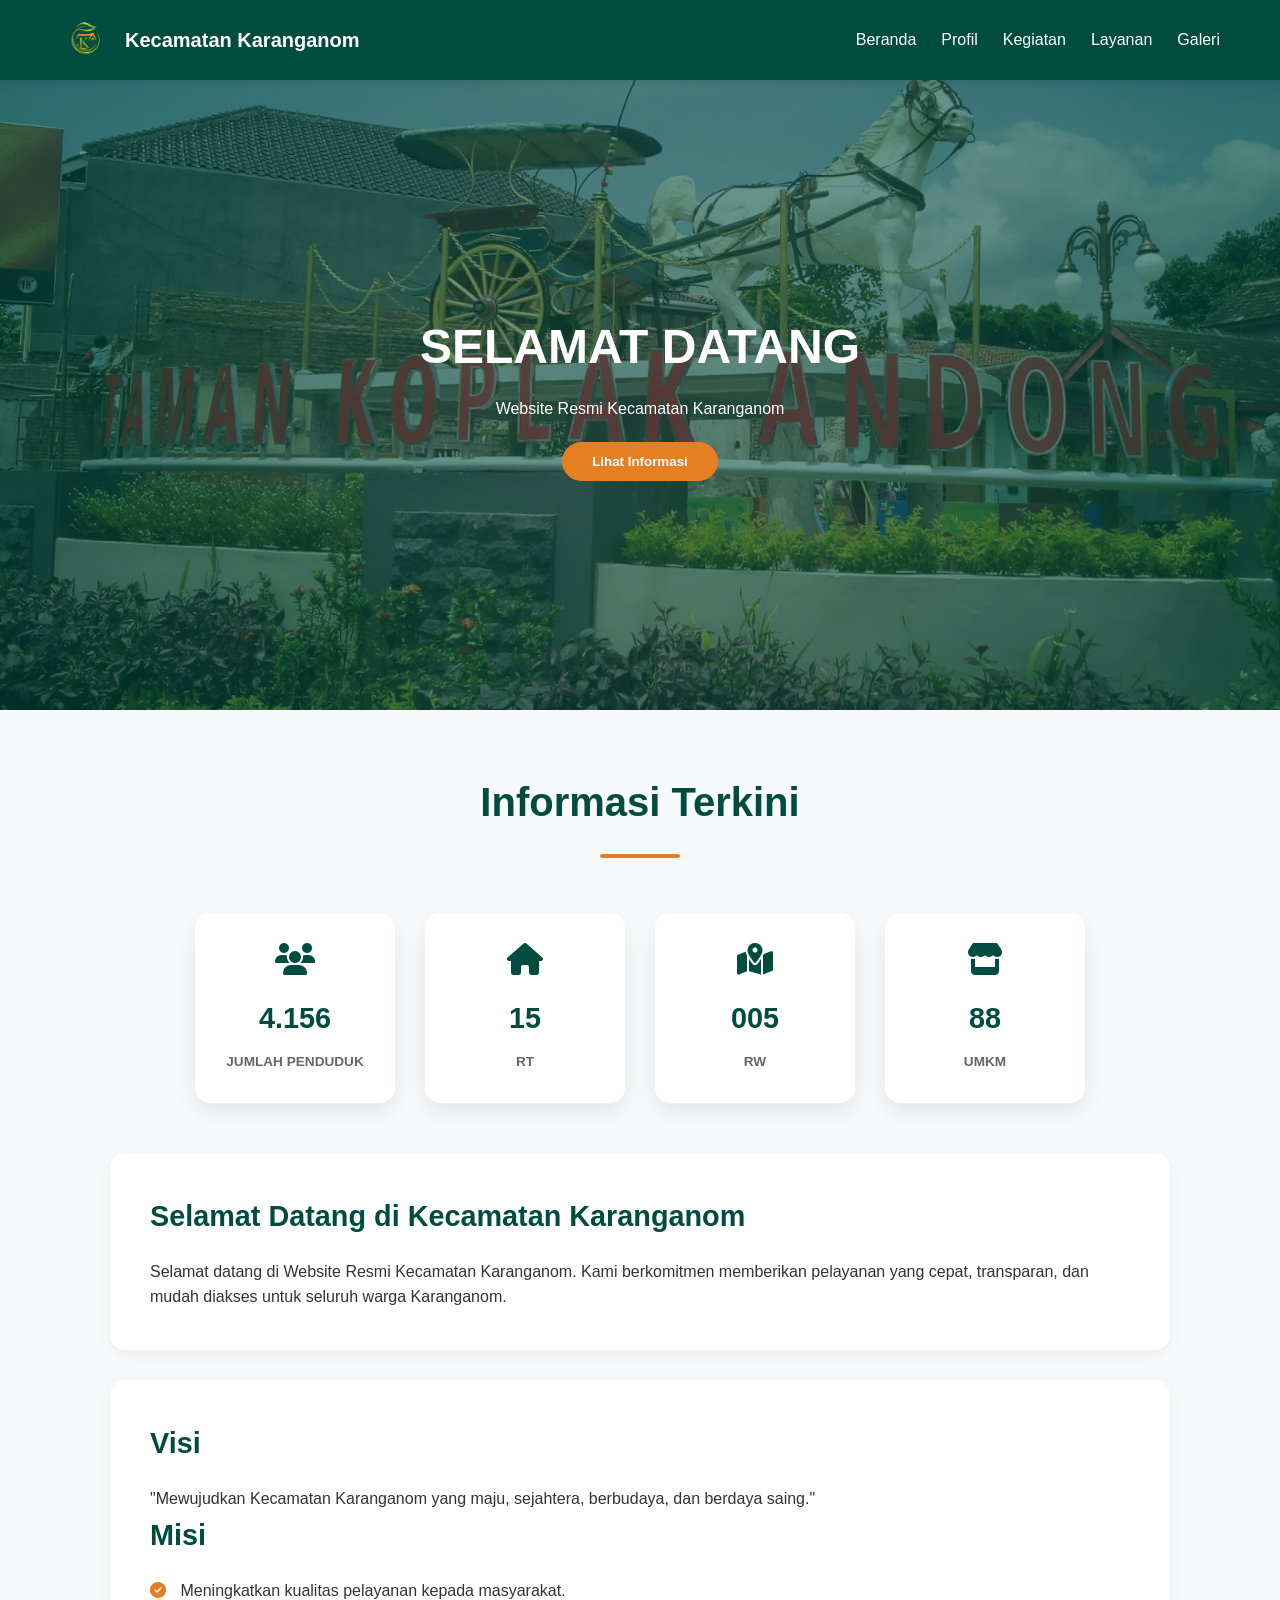
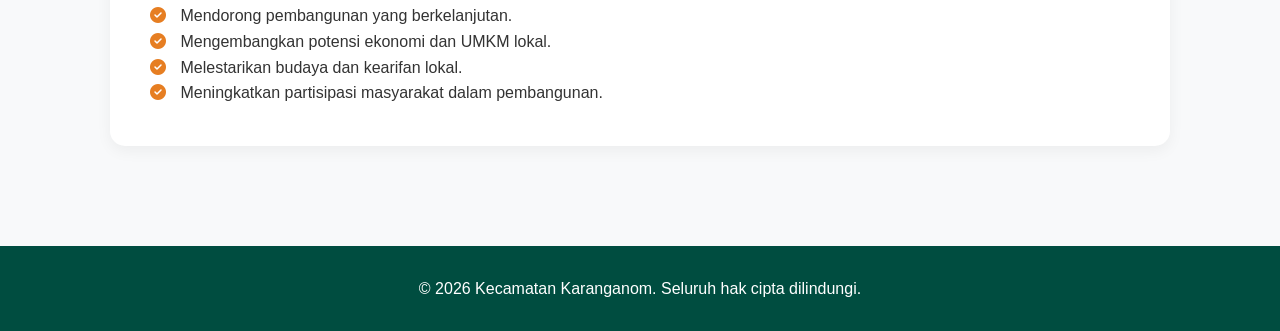
<file: index.html>
<!DOCTYPE html>
<html lang="id">

<head>
    <meta charset="UTF-8">
    <meta name="viewport" content="width=device-width, initial-scale=1.0">
    <title>Kecamatan Karanganom</title>
    <link rel="icon" href="assets/logo.png" type="image/png">
    <link rel="stylesheet" href="style.css">
    <link rel="stylesheet" href="https://cdnjs.cloudflare.com/ajax/libs/font-awesome/6.4.0/css/all.min.css">

    <style>
        /* CSS RESPONSIF UNTUK HP - DITAMBAHKAN DI SINI */
        @media screen and (max-width: 768px) {
            .container {
                width: 95% !important;
                padding: 0 10px !important;
            }

            .navbar {
                flex-direction: column !important;
                text-align: center !important;
                gap: 15px !important;
            }

            .navbar nav {
                display: flex !important;
                flex-wrap: wrap !important;
                justify-content: center !important;
                gap: 10px !important;
            }

            .stats-container {
                display: grid !important;
                grid-template-columns: repeat(2, 1fr) !important;
                gap: 10px !important;
                margin-top: -20px !important;
            }

            .card-stat {
                width: 100% !important;
                padding: 15px 5px !important;
            }

            h1 {
                font-size: 1.6rem !important;
            }

            h2 {
                font-size: 1.4rem !important;
                text-align: center;
            }

            .hero-text {
                padding: 10px !important;
            }
        }
    </style>
</head>

<body>
    <header>
        <div class="container navbar">
            <div class="logo">
                <img src="assets/logo.png" alt="Logo Kelurahan">
                <h2>Kecamatan Karanganom</h2>
            </div>
            <nav>
                <a href="index.html">Beranda</a>
                <a href="profil.html">Profil</a>
                <a href="kegiatan.html">Kegiatan</a>
                <a href="download.html">Layanan</a>
                <a href="galeri.html">Galeri</a>
            </nav>
        </div>
    </header>

    <section class="hero">
        <img src="image/koplak andong.jpg" alt="Banner Kelurahan">
        <div class="hero-overlay"></div>
        <div class="hero-text">
            <h1>Selamat Datang</h1>
            <p>Website Resmi Kecamatan Karanganom</p>
            <button onclick="salam()">Lihat Informasi</button>
        </div>
    </section>

    <main class="container">
        <section class="welcome-banner" style="text-align: center; padding: 40px 0;">
            <h2 style="font-size: 2.5rem; color: #004d40;">Informasi Terkini</h2>
            <div style="width: 80px; height: 4px; background: #e67e22; margin: 15px auto; border-radius: 2px;"></div>
        </section>

        <section class="stats-container">
            <div class="card-stat">
                <i class="fas fa-users" style="font-size: 2rem; color: #004d40; margin-bottom: 10px;"></i>
                <h3>4.156</h3>
                <p>Jumlah Penduduk</p>
            </div>
            <div class="card-stat">
                <i class="fas fa-home" style="font-size: 2rem; color: #004d40; margin-bottom: 10px;"></i>
                <h3>15</h3>
                <p>RT</p>
            </div>
            <div class="card-stat">
                <i class="fas fa-map-marked-alt" style="font-size: 2rem; color: #004d40; margin-bottom: 10px;"></i>
                <h3>005</h3>
                <p>RW</p>
            </div>
            <div class="card-stat">
                <i class="fas fa-store" style="font-size: 2rem; color: #004d40; margin-bottom: 10px;"></i>
                <h3>88</h3>
                <p>UMKM</p>
            </div>
        </section>

        <section class="card-large">
            <h2>Selamat Datang di Kecamatan Karanganom</h2>
            <p>Selamat datang di Website Resmi Kecamatan Karanganom. Kami berkomitmen memberikan pelayanan yang cepat,
                transparan, dan mudah diakses untuk seluruh warga Karanganom.</p>
        </section>

        <section class="card-large visi-misi-section">
            <div class="center-content">
                <h2>Visi</h2>
                <p class="visi-text">"Mewujudkan Kecamatan Karanganom yang maju, sejahtera, berbudaya, dan berdaya
                    saing."</p>

                <h2>Misi</h2>
                <ul class="misi-list" style="list-style: none; padding: 0;">
                    <li><i class="fas fa-check-circle" style="color: #e67e22; margin-right: 10px;"></i> Meningkatkan
                        kualitas pelayanan kepada masyarakat.</li>
                    <li><i class="fas fa-check-circle" style="color: #e67e22; margin-right: 10px;"></i> Mendorong
                        pembangunan yang berkelanjutan.</li>
                    <li><i class="fas fa-check-circle" style="color: #e67e22; margin-right: 10px;"></i> Mengembangkan
                        potensi ekonomi dan UMKM lokal.</li>
                    <li><i class="fas fa-check-circle" style="color: #e67e22; margin-right: 10px;"></i> Melestarikan
                        budaya dan kearifan lokal.</li>
                    <li><i class="fas fa-check-circle" style="color: #e67e22; margin-right: 10px;"></i> Meningkatkan
                        partisipasi masyarakat dalam pembangunan.</li>
                </ul>
            </div>
        </section>
    </main>

    <footer>
        <div class="container">
            <p>&copy; 2026 Kecamatan Karanganom. Seluruh hak cipta dilindungi.</p>
        </div>
    </footer>

    <script src="script.js"></script>
</body>

</html>
</file>
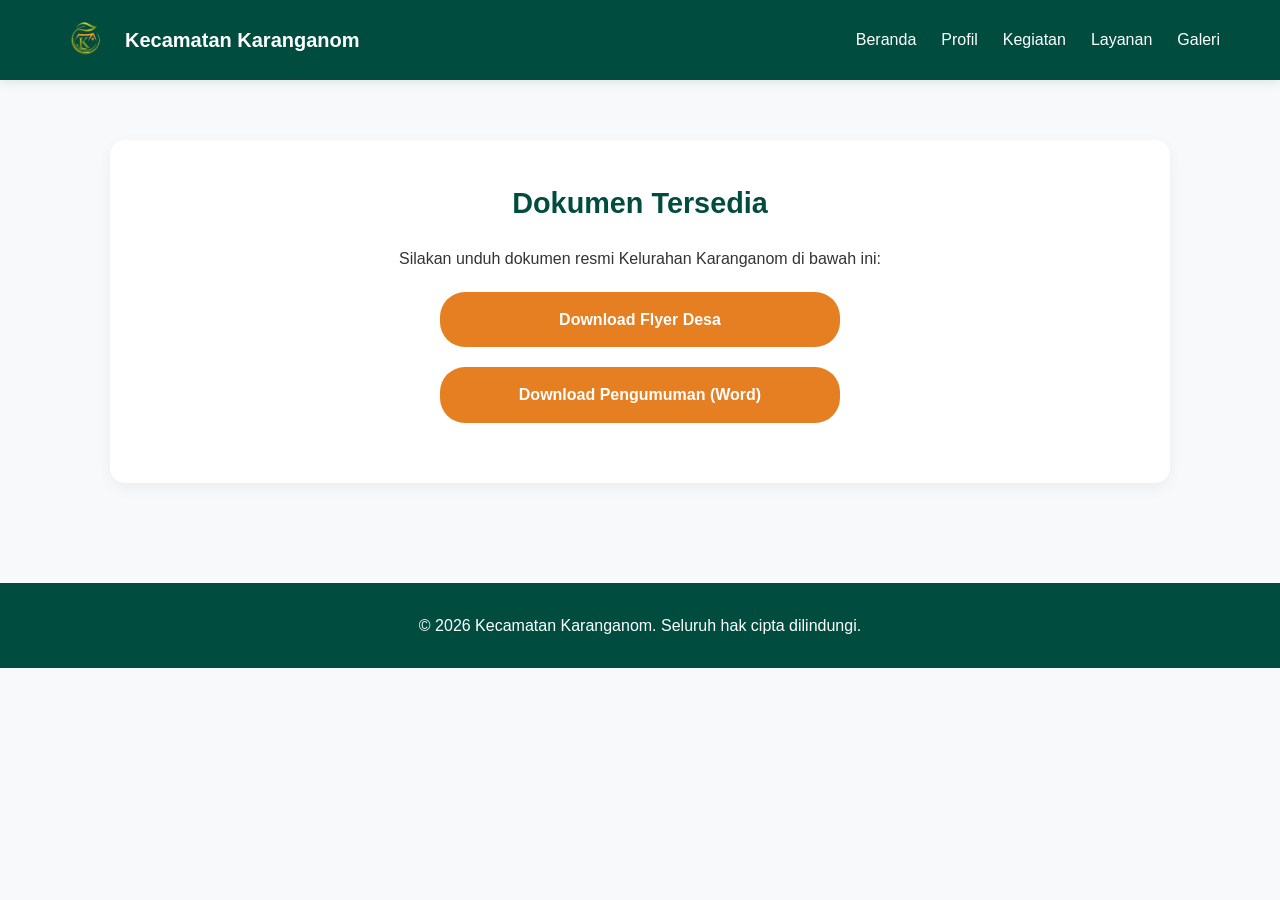
<file: download.html>
<!DOCTYPE html>
<html lang="id">

<head>
    <meta charset="UTF-8">
    <meta name="viewport" content="width=device-width, initial-scale=1.0">
    <title>Pusat Unduhan - Kecamatan Karanganom</title>
    <link rel="icon" href="assets/logo.png" type="image/png">
    <link rel="stylesheet" href="style.css">

    <style>
        @media (max-width: 600px) {
            .navbar {
                flex-direction: column !important;
                text-align: center;
            }

            .navbar .logo {
                margin-bottom: 10px;
            }

            .navbar nav {
                display: flex;
                flex-wrap: wrap;
                justify-content: center;
                gap: 10px;
            }

            .navbar nav a {
                margin-left: 0 !important;
            }
        }
    </style>
</head>

<body>

    <header>
        <div class="container navbar">
            <div class="logo">
                <img src="assets/logo.png" alt="Logo Kelurahan">
                <h2>Kecamatan Karanganom</h2>
            </div>
            <nav>
                <a href="index.html">Beranda</a>
                <a href="profil.html">Profil</a>
                <a href="kegiatan.html">Kegiatan</a>
                <a href="download.html">Layanan</a>
                <a href="galeri.html">Galeri</a>
            </nav>
        </div>
    </header>

    <main class="container">
        <section class="card-large" style="text-align: center; margin-top: 40px;">
            <h2>Dokumen Tersedia</h2>
            <p>Silakan unduh dokumen resmi Kelurahan Karanganom di bawah ini:</p>

            <a href="assets/flayer.pdf" download="Flyer_Desa_Karanganom.pdf" class="btn-download"
                style="display: block; background-color: #e67e22; color: white; padding: 15px; margin: 20px auto; border-radius: 25px; text-decoration: none; font-weight: bold; max-width: 400px; transition: 0.3s;">
                Download Flyer Desa
            </a>

            <a href="assets/PEMERINTAH KABUPATEN KLATEN22.pdf" download="Pengumuman_Kelurahan_Karanganom.pdf"
                class="btn-download"
                style="display: block; background-color: #e67e22; color: white; padding: 15px; margin: 20px auto; border-radius: 25px; text-decoration: none; font-weight: bold; max-width: 400px; transition: 0.3s;">
                Download Pengumuman (Word)
            </a>
        </section>
    </main>

    <footer>
        <div class="container">
            <p>&copy; 2026 Kecamatan Karanganom. Seluruh hak cipta dilindungi.</p>
        </div>
    </footer>

</body>

</html>
</file>
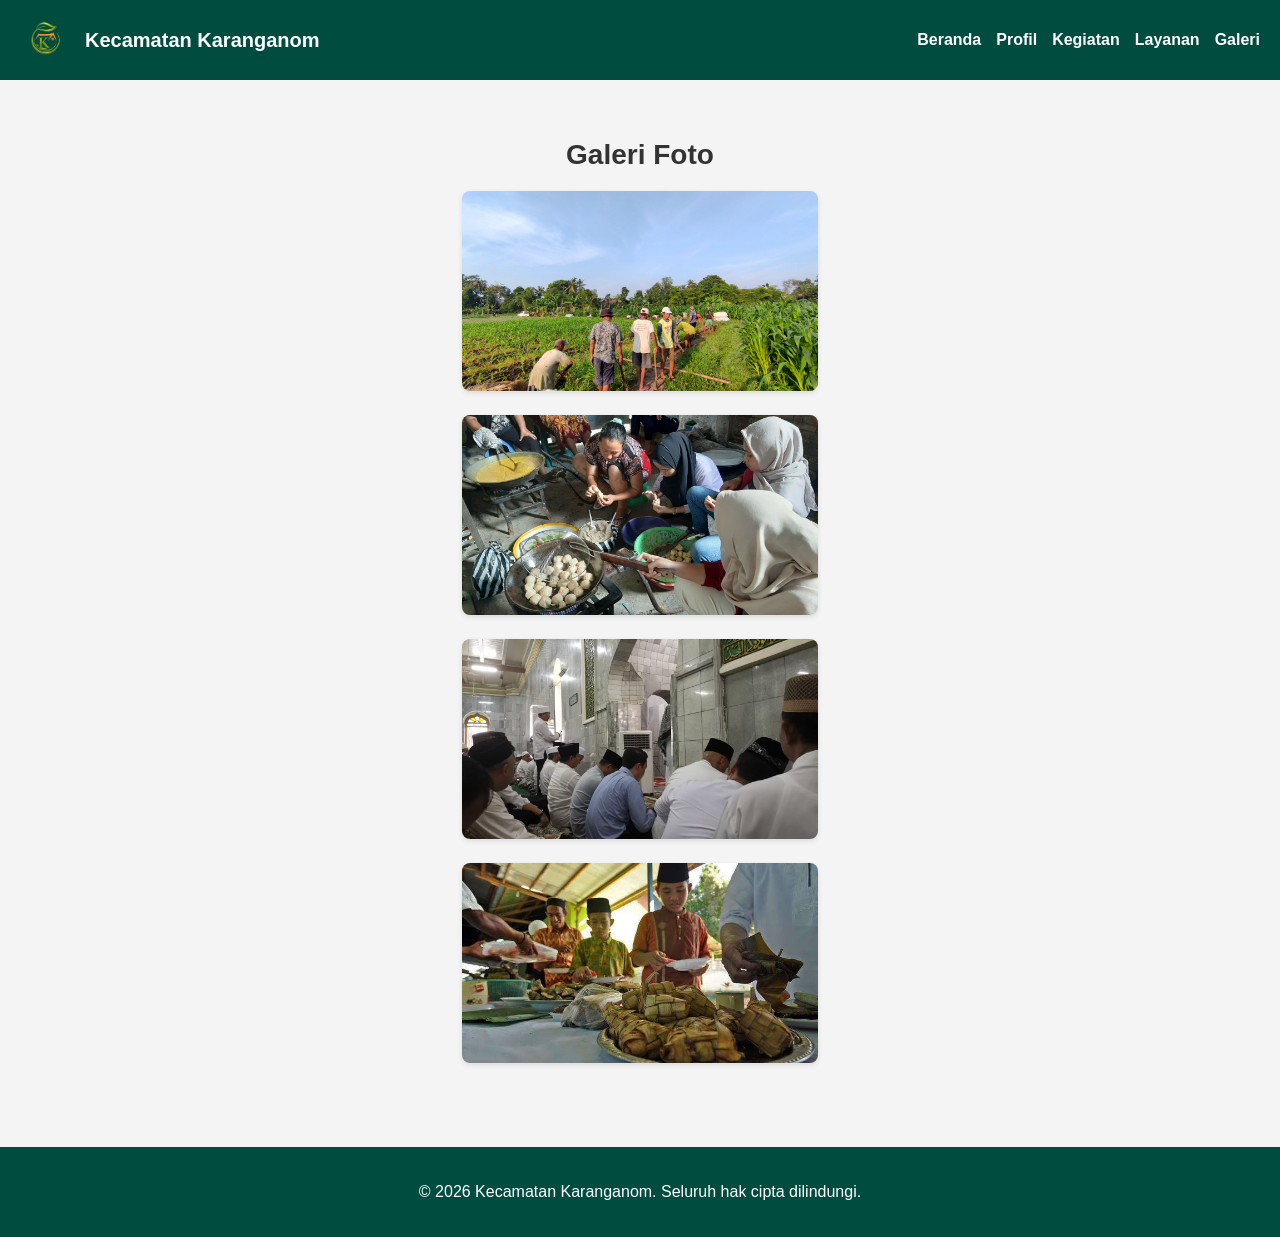
<file: galeri.html>
<!DOCTYPE html>
<html lang="id">

<head>
    <meta charset="UTF-8">
    <meta name="viewport" content="width=device-width, initial-scale=1.0">
    <title>Galeri - Kecamatan Karanganom</title>

    <link rel="shortcut icon" href="assets/logo.png" type="image/png">

    <style>
        * {
            box-sizing: border-box;
        }

        body {
            margin: 0;
            font-family: 'Segoe UI', sans-serif;
            background-color: #f4f4f4;
            display: flex;
            flex-direction: column;
            min-height: 100vh;
        }

        header {
            background-color: #004d40;
            color: white;
            padding: 15px 20px;
            display: flex;
            align-items: center;
            justify-content: space-between;
            flex-wrap: wrap;
        }

        .header-left {
            display: flex;
            align-items: center;
            gap: 15px;
        }

        .header-left img {
            width: 50px;
            height: 50px;
            object-fit: contain;
            border-radius: 5px;
        }

        .header-left h2 {
            margin: 0;
            font-size: 20px;
        }

        nav {
            display: flex;
            flex-wrap: wrap;
            gap: 15px;
        }

        nav a {
            color: white;
            text-decoration: none;
            font-weight: 600;
            white-space: nowrap;
        }

        .content {
            padding: 40px 20px;
            max-width: 1100px;
            margin: 0 auto;
            flex: 1;
        }

        h1 {
            font-size: 28px;
            color: #333;
            margin-bottom: 20px;
            text-align: center;
        }

        .galeri-grid {
            display: grid;
            grid-template-columns: repeat(auto-fit, minmax(250px, 1fr));
            gap: 20px;
        }

        .galeri-item img {
            width: 100%;
            height: 200px;
            object-fit: cover;
            border-radius: 8px;
            box-shadow: 0 2px 5px rgba(0, 0, 0, 0.1);
            cursor: pointer;
            transition: 0.3s;
        }

        .galeri-item img:hover {
            transform: scale(1.03);
        }

        #modalGaleri {
            display: none;
            position: fixed;
            z-index: 9999;
            left: 0;
            top: 0;
            width: 100%;
            height: 100%;
            background: rgba(0, 0, 0, 0.9);
            align-items: center;
            justify-content: center;
        }

        #imgModal {
            max-width: 90%;
            max-height: 90%;
            border-radius: 8px;
        }

        footer {
            text-align: center;
            padding: 20px;
            background: #004d40;
            color: white;
            margin-top: 40px;
        }

        /* --- Tambahan untuk Perbaikan Tampilan HP --- */
        @media (max-width: 768px) {
            header {
                flex-direction: column;
                text-align: center;
                gap: 15px;
            }

            nav {
                justify-content: center;
                gap: 10px;
            }
        }
    </style>
</head>

<body>

    <header>
        <div class="header-left">
            <img src="assets/logo.png" alt="Logo">
            <h2>Kecamatan Karanganom</h2>
        </div>
        <nav>
            <a href="index.html">Beranda</a>
            <a href="profil.html">Profil</a>
            <a href="kegiatan.html">Kegiatan</a>
            <a href="download.html">Layanan</a>
            <a href="galeri.html">Galeri</a>
        </nav>
    </header>

    <div class="content">
        <h1>Galeri Foto</h1>
        <div class="galeri-grid">
            <div class="galeri-item"><img src="assets/GOTONG G.jpg" onclick="bukaModal(this.src)"></div>
            <div class="galeri-item"><img src="assets/MASAK G.jpg" onclick="bukaModal(this.src)"></div>
            <div class="galeri-item"><img src="assets/masjid g.jpg" onclick="bukaModal(this.src)"></div>
            <div class="galeri-item"><img src="assets/kupat 2.jpeg" onclick="bukaModal(this.src)"></div>
        </div>
    </div>

    <div id="modalGaleri" onclick="tutupModal()"><img id="imgModal"></div>

    <footer>
        <p>&copy; 2026 Kecamatan Karanganom. Seluruh hak cipta dilindungi.</p>
    </footer>

    <script>
        function bukaModal(src) { document.getElementById('modalGaleri').style.display = 'flex'; document.getElementById('imgModal').src = src; }
        function tutupModal() { document.getElementById('modalGaleri').style.display = 'none'; }
    </script>
</body>

</html>
</file>
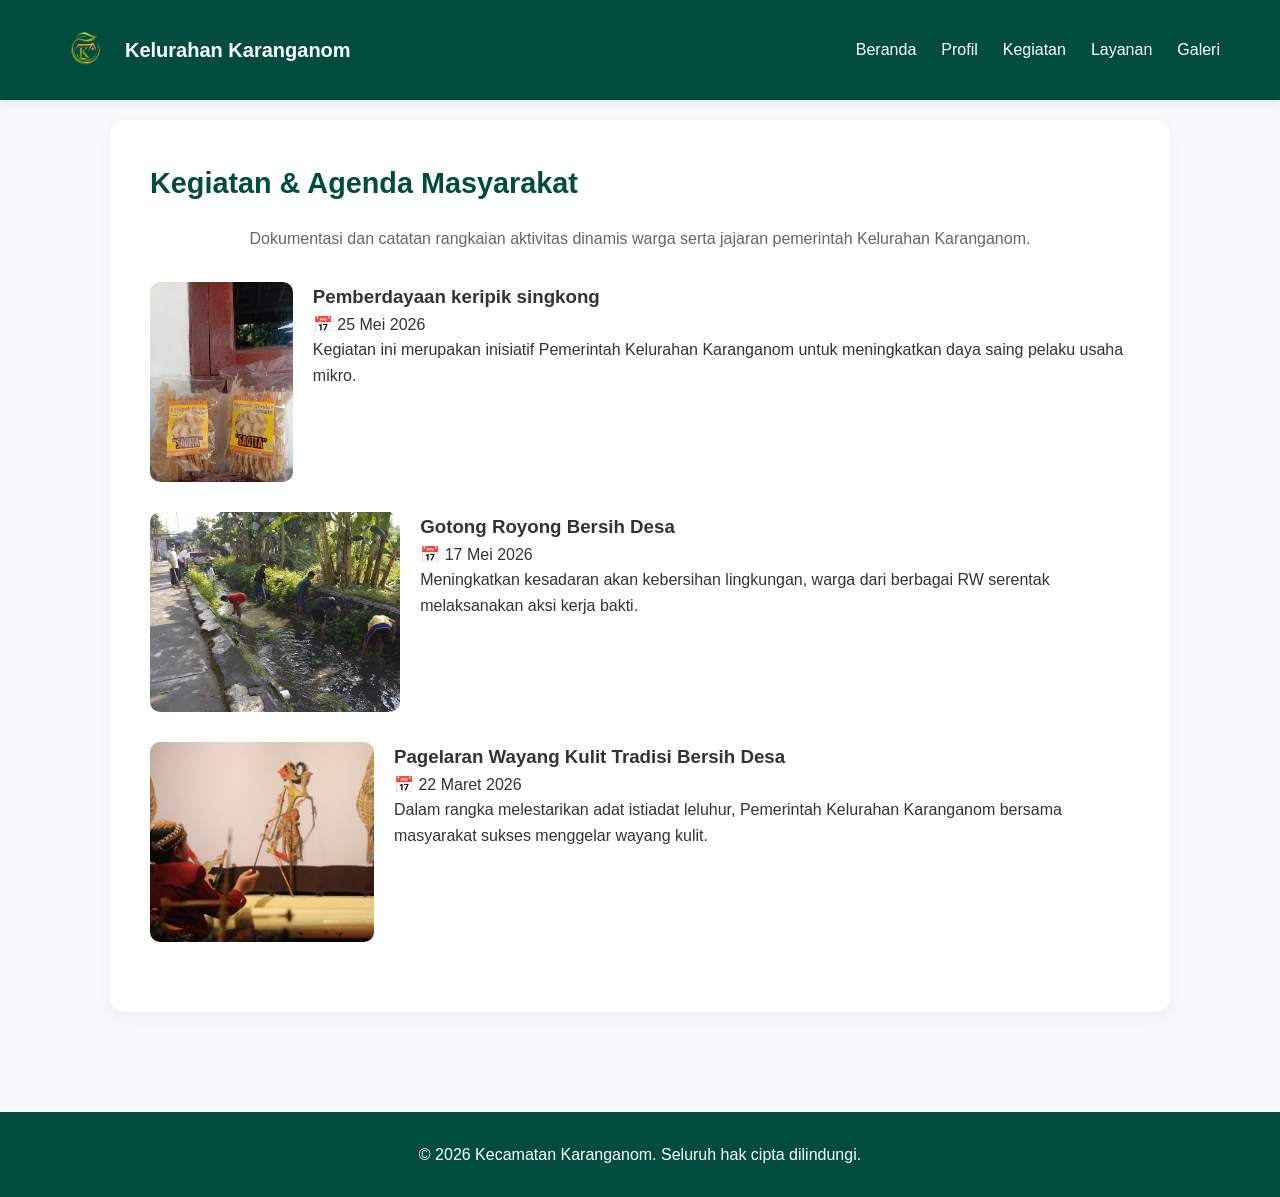
<file: kegiatan.html>
<!DOCTYPE html>
<html lang="id">

<head>
    <meta charset="UTF-8">
    <meta name="viewport" content="width=device-width, initial-scale=1.0">
    <title>Kegiatan - Kecamatan Karanganom</title>

    <link rel="shortcut icon" href="assets/logo.png" type="image/png">
    <link rel="stylesheet" href="style.css">

    <style>
        @media (max-width: 768px) {
            .navbar {
                flex-direction: column !important;
                text-align: center;
                gap: 15px;
            }

            .navbar nav {
                display: flex;
                flex-wrap: wrap;
                justify-content: center;
                gap: 10px;
            }

            .kegiatan-item {
                flex-direction: column !important;
                text-align: center;
            }

            .kegiatan-foto img {
                width: 100% !important;
                height: auto !important;
            }
        }
    </style>
</head>

<body>

    <header>
        <div class="container navbar" style="display: flex; align-items: center; padding: 10px 20px;">
            <div class="logo" style="display: flex; align-items: center; gap: 15px;">
                <img src="assets/logo.png" alt="Logo Kelurahan Karanganom"
                    style="height: 50px; width: auto; object-fit: contain;">
                <h2 style="margin: 0;">Kelurahan Karanganom</h2>
            </div>

            <nav style="margin-left: auto;">
                <a href="index.html">Beranda</a>
                <a href="profil.html">Profil</a>
                <a href="kegiatan.html">Kegiatan</a>
                <a href="download.html">Layanan</a>
                <a href="galeri.html">Galeri</a>
            </nav>
        </div>
    </header>

    <main class="container">
        <section class="card-large">
            <h2>Kegiatan & Agenda Masyarakat</h2>
            <p style="text-align: center; margin-bottom: 30px; color: #666;">
                Dokumentasi dan catatan rangkaian aktivitas dinamis warga serta jajaran pemerintah Kelurahan Karanganom.
            </p>

            <div class="kegiatan-item" style="display: flex; gap: 20px; margin-bottom: 30px;">
                <div class="kegiatan-foto">
                    <img src="image/umkm.jpg" alt="Pelatihan UMKM Karanganom"
                        onerror="this.src='https://images.unsplash.com/photo-1517245386807-bb43f82c33c4?w=500'">
                </div>
                <div class="kegiatan-detail">
                    <h3>Pemberdayaan keripik singkong</h3>
                    <p class="kegiatan-tanggal">📅 25 Mei 2026</p>
                    <p>Kegiatan ini merupakan inisiatif Pemerintah Kelurahan Karanganom untuk meningkatkan daya saing
                        pelaku usaha mikro.</p>
                </div>
            </div>

            <div class="kegiatan-item" style="display: flex; gap: 20px; margin-bottom: 30px;">
                <div class="kegiatan-foto">
                    <img src="image/gotong royong.jpg" alt="Kerja Bakti Warga"
                        onerror="this.src='https://images.unsplash.com/photo-1559027615-cd4628902d4a?w=500'">
                </div>
                <div class="kegiatan-detail">
                    <h3>Gotong Royong Bersih Desa</h3>
                    <p class="kegiatan-tanggal">📅 17 Mei 2026</p>
                    <p>Meningkatkan kesadaran akan kebersihan lingkungan, warga dari berbagai RW serentak melaksanakan
                        aksi kerja bakti.</p>
                </div>
            </div>

            <div class="kegiatan-item" style="display: flex; gap: 20px; margin-bottom: 30px;">
                <div class="kegiatan-foto">
                    <img src="wayang.jpg" alt="Pagelaran Wayang Kulit Karanganom"
                        onerror="this.src='https://images.unsplash.com/photo-1608371945786-d47d3cdd31da?w=500'">
                </div>
                <div class="kegiatan-detail">
                    <h3>Pagelaran Wayang Kulit Tradisi Bersih Desa</h3>
                    <p class="kegiatan-tanggal">📅 22 Maret 2026</p>
                    <p>Dalam rangka melestarikan adat istiadat leluhur, Pemerintah Kelurahan Karanganom bersama
                        masyarakat sukses menggelar wayang kulit.</p>
                </div>
            </div>
        </section>
    </main>

    <footer>
        <div class="container">
            <p>&copy; 2026 Kecamatan Karanganom. Seluruh hak cipta dilindungi.</p>
        </div>
    </footer>

</body>

</html>
</file>
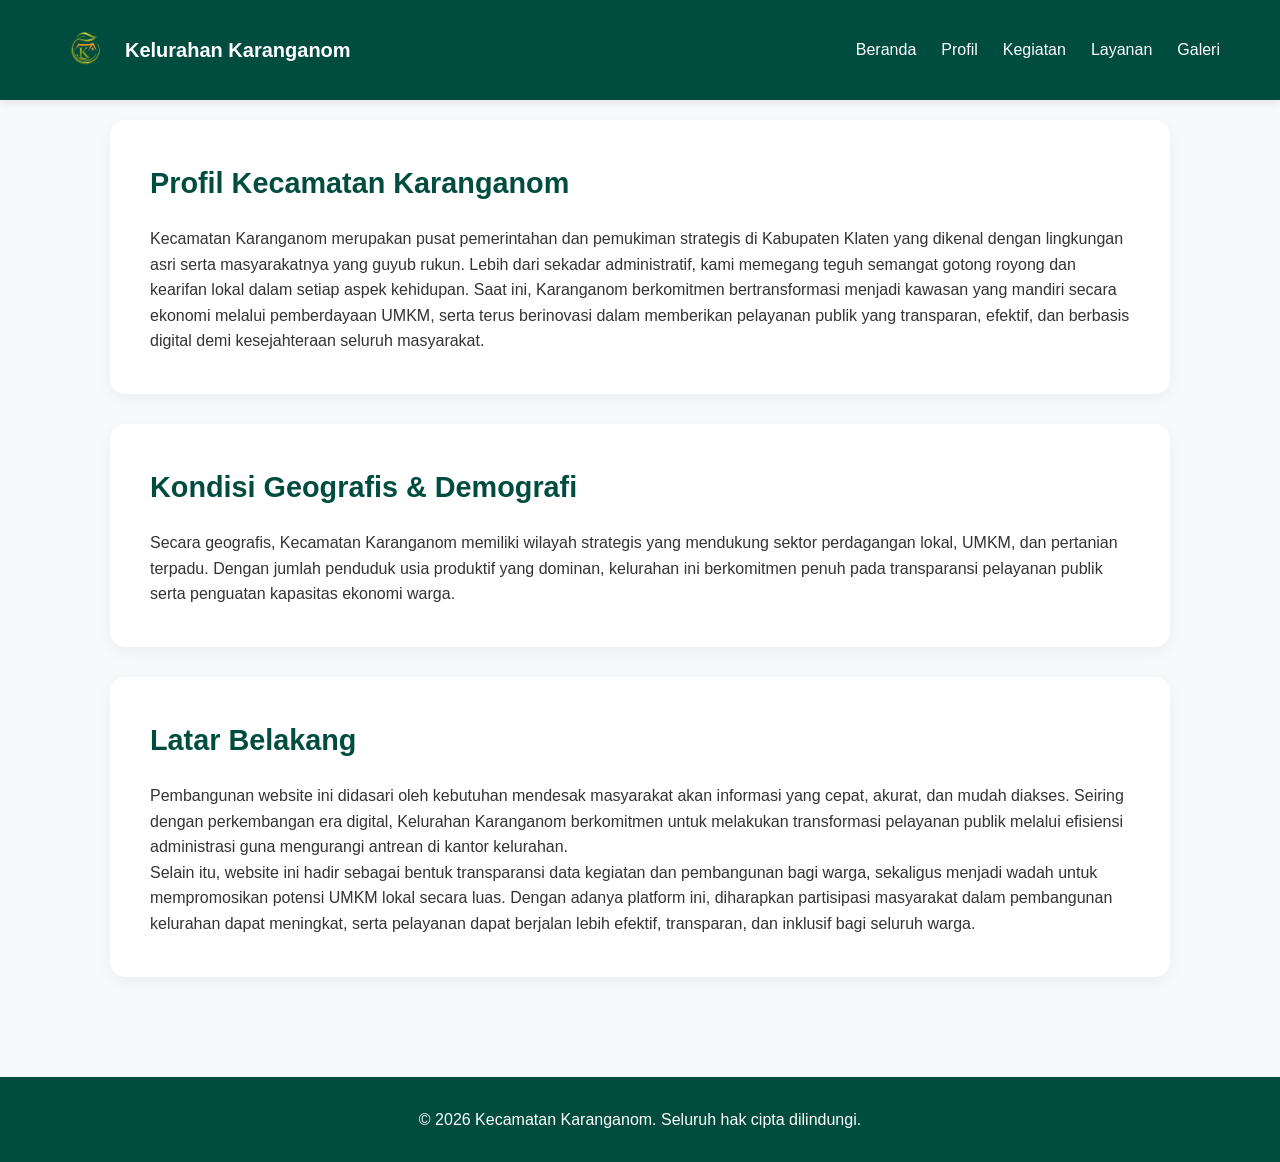
<file: profil.html>
<!DOCTYPE html>
<html lang="id">

<head>
    <meta charset="UTF-8">
    <meta name="viewport" content="width=device-width, initial-scale=1.0">
    <title>Profil - Kecamatan Karanganom</title>

    <link rel="shortcut icon" href="assets/logo.png" type="image/png">
    <link rel="stylesheet" href="style.css">

    <style>
        @media (max-width: 768px) {
            .navbar {
                flex-direction: column !important;
                text-align: center;
                gap: 15px;
            }

            .navbar nav {
                display: flex;
                flex-wrap: wrap;
                justify-content: center;
                gap: 10px;
            }

            .navbar nav a {
                margin-left: 0 !important;
            }
        }
    </style>
</head>

<body>
    <header>
        <div class="container navbar" style="display: flex; align-items: center; padding: 10px 20px;">
            <div class="logo" style="display: flex; align-items: center; gap: 15px;">
                <img src="assets/logo.png" alt="Logo Kelurahan Karanganom"
                    style="height: 50px; width: auto; object-fit: contain;">
                <h2 style="margin: 0;">Kelurahan Karanganom</h2>
            </div>

            <nav style="margin-left: auto;">
                <a href="index.html">Beranda</a>
                <a href="profil.html">Profil</a>
                <a href="kegiatan.html">Kegiatan</a>
                <a href="download.html">Layanan</a>
                <a href="galeri.html">Galeri</a>
            </nav>
        </div>
    </header>

    <main class="container">
        <section class="card-large">
            <h2>Profil Kecamatan Karanganom</h2>
            <p>
                Kecamatan Karanganom merupakan pusat pemerintahan dan pemukiman strategis di Kabupaten Klaten yang
                dikenal dengan lingkungan asri serta masyarakatnya yang guyub rukun. Lebih dari sekadar administratif,
                kami memegang teguh semangat gotong royong dan kearifan lokal dalam setiap aspek kehidupan. Saat ini,
                Karanganom berkomitmen bertransformasi menjadi kawasan yang mandiri secara ekonomi melalui pemberdayaan
                UMKM, serta terus berinovasi dalam memberikan pelayanan publik yang transparan, efektif, dan berbasis
                digital demi kesejahteraan seluruh masyarakat.
            </p>
        </section>

        <section class="card-large">
            <h2>Kondisi Geografis & Demografi</h2>
            <p>
                Secara geografis, Kecamatan Karanganom memiliki wilayah strategis yang mendukung sektor perdagangan
                lokal, UMKM, dan pertanian terpadu. Dengan jumlah penduduk usia produktif yang dominan, kelurahan ini
                berkomitmen penuh pada transparansi pelayanan publik serta penguatan kapasitas ekonomi warga.
            </p>
        </section>

        <section class="card-large">
            <h2>Latar Belakang</h2>
            <p>
                Pembangunan website ini didasari oleh kebutuhan mendesak masyarakat akan informasi yang cepat, akurat,
                dan mudah diakses. Seiring dengan perkembangan era digital, Kelurahan Karanganom berkomitmen untuk
                melakukan transformasi pelayanan publik melalui efisiensi administrasi guna mengurangi antrean di kantor
                kelurahan.
            </p>
            <p>
                Selain itu, website ini hadir sebagai bentuk transparansi data kegiatan dan pembangunan bagi warga,
                sekaligus menjadi wadah untuk mempromosikan potensi UMKM lokal secara luas. Dengan adanya platform ini,
                diharapkan partisipasi masyarakat dalam pembangunan kelurahan dapat meningkat, serta pelayanan dapat
                berjalan lebih efektif, transparan, dan inklusif bagi seluruh warga.
            </p>
        </section>
    </main>

    <footer>
        <div class="container">
            <p>&copy; 2026 Kecamatan Karanganom. Seluruh hak cipta dilindungi.</p>
        </div>
    </footer>
</body>

</html>
</file>
<file: style.css>
/* --- 1. RESET --- */
* { box-sizing: border-box; margin: 0; padding: 0; }
body { font-family: 'Segoe UI', Tahoma, Geneva, Verdana, sans-serif; background-color: #f8f9fa; color: #333; line-height: 1.6; }
img { max-width: 100%; display: block; }

/* --- 2. HEADER --- */
header {
    background-color: #004d40 !important;
    padding: 15px 0;
    position: relative;
    z-index: 9999;
    box-shadow: 0 2px 10px rgba(0, 0, 0, 0.1);
}

.navbar { display: flex; justify-content: space-between; align-items: center; max-width: 1200px; margin: 0 auto; padding: 0 20px; }
.logo { display: flex; align-items: center; gap: 15px; }
.logo img { width: 50px !important; height: 50px !important; object-fit: contain; border-radius: 5px; }
.logo h2 { color: #ffffff; font-size: 20px; margin: 0; }
nav { display: flex; align-items: center; }
nav a { color: #ffffff; text-decoration: none; margin-left: 25px; font-weight: 500; }
nav a:hover { color: #80cbc4; }

/* --- 3. HERO --- */
.hero { position: relative; height: 70vh; display: flex; align-items: center; justify-content: center; color: white; text-align: center; }
.hero img { position: absolute; width: 100%; height: 100%; object-fit: cover; z-index: 0; }
.hero-overlay { position: absolute; width: 100%; height: 100%; background: rgba(0, 77, 64, 0.6); z-index: 1; }
.hero-text { position: relative; z-index: 2; padding: 20px; }
.hero-text h1 { font-size: 3rem; margin-bottom: 10px; text-transform: uppercase; }
.hero-text button { margin-top: 20px; background: #e67e22; border: none; padding: 12px 30px; border-radius: 25px; color: white; font-weight: bold; cursor: pointer; }

/* --- 4. STATISTIK --- */
.stats-container { display: flex; justify-content: center; gap: 30px; padding: 50px 20px; flex-wrap: wrap; margin-top: -50px; position: relative; z-index: 10; }
.card-stat { background: white; padding: 30px 20px; border-radius: 15px; box-shadow: 0 10px 25px rgba(0, 0, 0, 0.08); text-align: center; width: 200px; }
.card-stat h3 { color: #004d40; font-size: 1.8rem; margin: 10px 0; }
.card-stat p { font-size: 0.85rem; color: #666; font-weight: 700; text-transform: uppercase; }

/* --- 5. CONTENT --- */
.kegiatan-item img, .card-large img { width: 100% !important; height: 200px !important; object-fit: cover; border-radius: 10px; }
main { max-width: 1100px; margin: 0 auto; padding: 20px; }
h2 { color: #004d40; margin-bottom: 20px; font-size: 1.8rem; }
.card-large { background: white; padding: 40px; border-radius: 15px; box-shadow: 0 5px 15px rgba(0, 0, 0, 0.05); margin-bottom: 30px; }
footer { text-align: center; padding: 30px; background: #004d40; color: white; margin-top: 50px; }

/* --- 6. RESPONSIVE --- */
@media screen and (max-width: 768px) {
    body { overflow-x: hidden; }
    .container { width: 95% !important; padding: 0 10px !important; }

    .navbar { flex-direction: column !important; padding: 15px 10px !important; }

    /* KUNCI: Logo & Teks Sejajar Horizontal */
    .logo { 
        display: flex !important;
        flex-direction: row !important; 
        justify-content: flex-start !important; 
        align-items: center !important;
        width: 100% !important; 
        margin-bottom: 15px !important;
        gap: 15px !important;
    }

    .logo h2 { font-size: 18px !important; }

    .navbar nav { 
        display: flex !important; 
        flex-wrap: wrap !important; 
        justify-content: center !important; 
        gap: 10px !important; 
        width: 100% !important; 
    }

    .stats-container { display: grid !important; grid-template-columns: repeat(2, 1fr) !important; gap: 10px !important; margin-top: -20px !important; padding: 10px !important; }
    .card-stat { width: 100% !important; padding: 15px 5px !important; }

    h1 { font-size: 1.6rem !important; }
    h2 { font-size: 1.4rem !important; text-align: center; }
}
</file>
